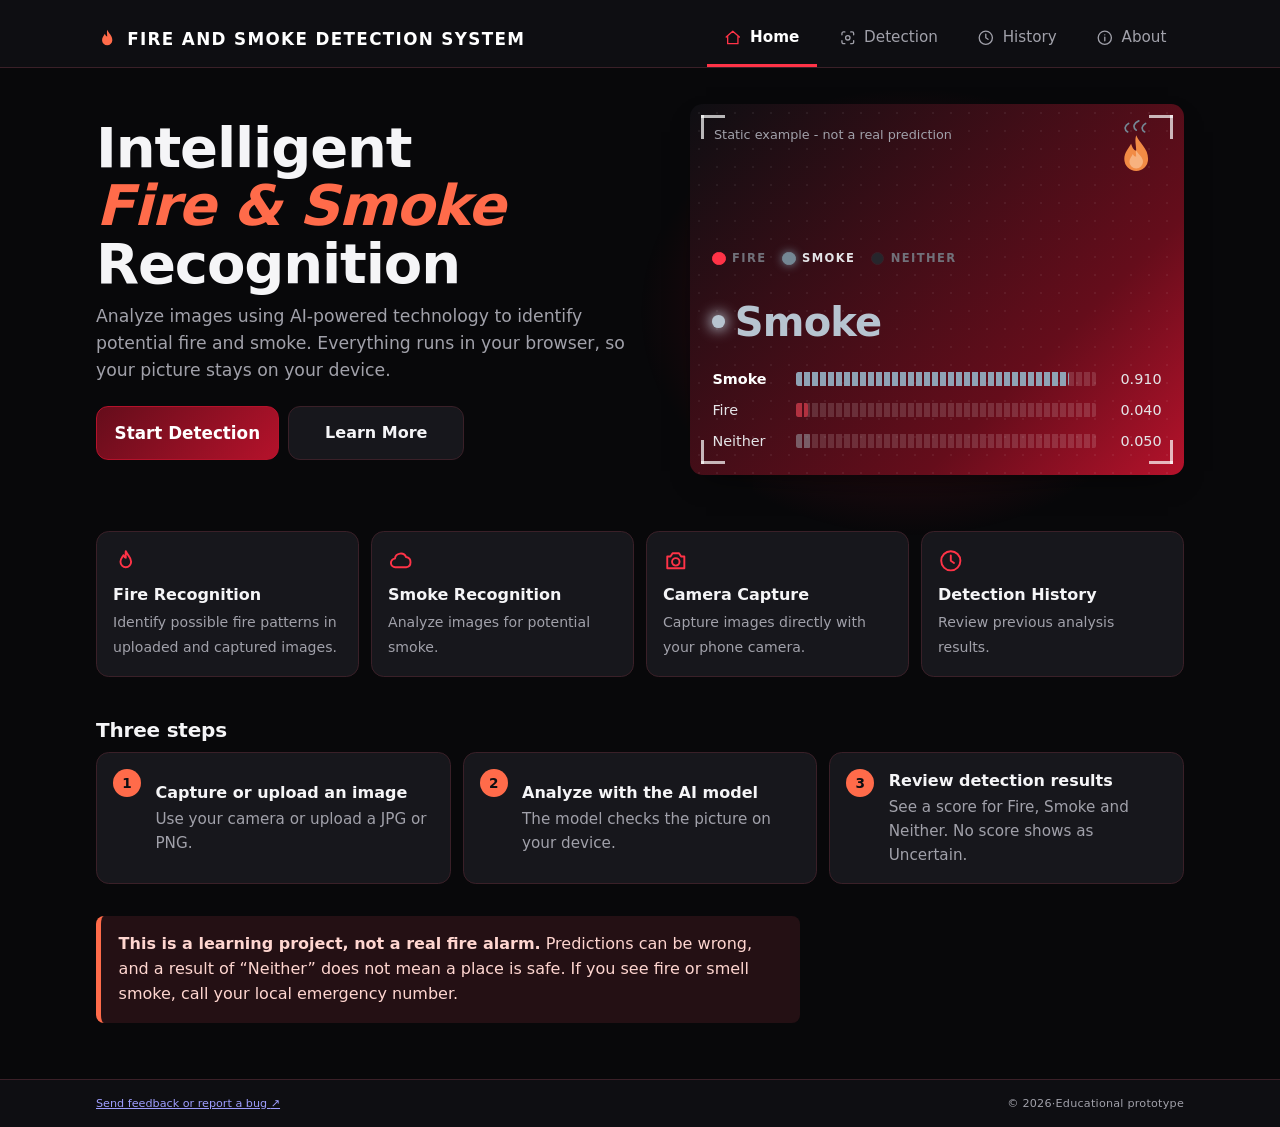
<file: fire/website/index.html>
<!DOCTYPE html>
<html lang="en">
<head>
<meta charset="utf-8">
<meta name="viewport" content="width=device-width, initial-scale=1, viewport-fit=cover">
<meta name="theme-color" content="#08080A">
<title>Home - Fire and Smoke Recognition</title>
<link rel="icon" href="data:image/svg+xml,%3Csvg xmlns=%27http://www.w3.org/2000/svg%27 viewBox=%270 0 24 24%27%3E%3Crect width=%2724%27 height=%2724%27 rx=%275%27 fill=%27%2308080A%27/%3E%3Cpath d=%27M12 3c1.4 3.6 5 5.4 5 10a5 5 0 0 1-10 0c0-2.8 1.6-4.2 2.7-6.2.7 1.8 1.5 2.5 2.3 2.5 0-2.2-.5-4 0-6.3z%27 fill=%27%23FF3347%27/%3E%3C/svg%3E">
<link rel="stylesheet" href="assets/css/style.css">
<link rel="stylesheet" href="assets/css/detection.css">
<link rel="stylesheet" href="assets/css/responsive.css">
</head>
<body>
<a class="skip" href="#main">Skip to content</a>
<header class="site-header"><p class="brand"><svg class="mark" viewBox="0 0 24 24" aria-hidden="true"><path d="M12 2c1.6 4 5.5 6 5.5 11a5.5 5.5 0 0 1-11 0c0-3 1.8-4.6 3-6.8.8 2 1.6 2.8 2.5 2.8 0-2.4-.6-4.4 0-7z" fill="currentColor"/></svg>FIRE AND SMOKE DETECTION SYSTEM</p>
<nav><a href="index.html" aria-current="page"><svg class="ico" viewBox="0 0 24 24" fill="none" stroke="currentColor" stroke-width="1.8" stroke-linecap="round" stroke-linejoin="round" aria-hidden="true"><path d="M3 11l9-8 9 8M5 10v10h14V10"/></svg>Home</a><a href="pages/detection.html"><svg class="ico" viewBox="0 0 24 24" fill="none" stroke="currentColor" stroke-width="1.8" stroke-linecap="round" stroke-linejoin="round" aria-hidden="true"><path d="M4 8V6a2 2 0 0 1 2-2h2M16 4h2a2 2 0 0 1 2 2v2M20 16v2a2 2 0 0 1-2 2h-2M8 20H6a2 2 0 0 1-2-2v-2"/><circle cx="12" cy="12" r="3"/></svg>Detection</a><a href="pages/history.html"><svg class="ico" viewBox="0 0 24 24" fill="none" stroke="currentColor" stroke-width="1.8" stroke-linecap="round" stroke-linejoin="round" aria-hidden="true"><circle cx="12" cy="12" r="9"/><path d="M12 7v5l3 2"/></svg>History</a><a href="pages/about.html"><svg class="ico" viewBox="0 0 24 24" fill="none" stroke="currentColor" stroke-width="1.8" stroke-linecap="round" stroke-linejoin="round" aria-hidden="true"><circle cx="12" cy="12" r="9"/><path d="M12 11v5M12 8h.01"/></svg>About</a></nav></header>
<main id="main">
<section class="hero">
  <div class="hero-copy">
    <h1>Intelligent <em>Fire &amp; Smoke</em> Recognition</h1>
    <p>Analyze images using AI-powered technology to identify potential fire and smoke. Everything runs in your browser, so your picture stays on your device.</p>
    <div class="hero-actions">
      <a class="btn primary" href="pages/detection.html">Start Detection</a>
      <a class="btn" href="pages/about.html">Learn More</a>
    </div>
  </div>
  <div class="demo" aria-hidden="true">
    <p class="demo-tag">Static example - not a real prediction</p><svg class="art" viewBox="0 0 64 64" aria-hidden="true"><path d="M22 14c-5-3-3-8 1-10M32 12c-5-4-2-9 3-11M42 14c-5-3-3-8 1-10" fill="none" stroke="#748794" stroke-width="2" stroke-linecap="round"/><path d="M32 18c4 10 14 15 14 28a14 14 0 0 1-28 0c0-8 5-12 8-18 2 6 4 8 6 8 0-6-2-12 0-18z" fill="#F18B45"/><path d="M32 36c3 5 8 8 8 13a8 8 0 0 1-16 0c0-4 3-6 4-9 1 2 2 3 4 3 0-3-1-5 0-7z" fill="#F7B27F"/></svg>
    <div class="leds"><span class="led fire" style="--c:#FF3347">Fire</span><span class="led on" style="--c:#748794">Smoke</span><span class="led" style="--c:#B9B3A6">Neither</span></div>
    <p class="demo-word">Smoke</p>
    <div class="bar is-top" data-class="smoke"><span class="bar-name">Smoke</span><span class="bar-track"><i style="--w:91%"></i></span><span class="bar-val">0.910</span></div>
    <div class="bar" data-class="fire"><span class="bar-name">Fire</span><span class="bar-track"><i style="--w:4%"></i></span><span class="bar-val">0.040</span></div>
    <div class="bar" data-class="neither"><span class="bar-name">Neither</span><span class="bar-track"><i style="--w:5%"></i></span><span class="bar-val">0.050</span></div>
  </div>
</section>
<section class="features" aria-label="Features">
  <div><svg class="ico" viewBox="0 0 24 24" fill="none" stroke="currentColor" stroke-width="1.8" stroke-linecap="round" stroke-linejoin="round" aria-hidden="true"><path d="M12 3c1.5 4 5 5.5 5 10a5 5 0 0 1-10 0c0-3 1.7-4.3 2.8-6.3.7 1.8 1.4 2.4 2.2 2.4 0-2.2-.4-4 0-6.1z"/></svg><strong>Fire Recognition</strong><span>Identify possible fire patterns in uploaded and captured images.</span></div>
  <div><svg class="ico" viewBox="0 0 24 24" fill="none" stroke="currentColor" stroke-width="1.8" stroke-linecap="round" stroke-linejoin="round" aria-hidden="true"><path d="M7 18a4 4 0 0 1-.5-8A5.5 5.5 0 0 1 17 8.5a4.8 4.8 0 0 1 0 9.5z"/></svg><strong>Smoke Recognition</strong><span>Analyze images for potential smoke.</span></div>
  <div><svg class="ico" viewBox="0 0 24 24" fill="none" stroke="currentColor" stroke-width="1.8" stroke-linecap="round" stroke-linejoin="round" aria-hidden="true"><path d="M4 8h3l2-3h6l2 3h3v11H4z"/><circle cx="12" cy="13" r="3.5"/></svg><strong>Camera Capture</strong><span>Capture images directly with your phone camera.</span></div>
  <div><svg class="ico" viewBox="0 0 24 24" fill="none" stroke="currentColor" stroke-width="1.8" stroke-linecap="round" stroke-linejoin="round" aria-hidden="true"><circle cx="12" cy="12" r="9"/><path d="M12 7v5l3 2"/></svg><strong>Detection History</strong><span>Review previous analysis results.</span></div>
</section>
<section class="how">
  <h2>Three steps</h2>
  <ol class="how-list">
    <li><strong>Capture or upload an image</strong><span>Use your camera or upload a JPG or PNG.</span></li>
    <li><strong>Analyze with the AI model</strong><span>The model checks the picture on your device.</span></li>
    <li><strong>Review detection results</strong><span>See a score for Fire, Smoke and Neither. No score shows as Uncertain.</span></li>
  </ol>
</section>
<p class="callout"><strong>This is a learning project, not a real fire alarm.</strong> Predictions can be wrong, and a result of &ldquo;Neither&rdquo; does not mean a place is safe. If you see fire or smell smoke, call your local emergency number.</p>
</main>
<footer class="site-footer">
  <div class="footer-inner">
    <div class="footer-main">
      <a class="footer-feedback" href="https://tally.so/r/VpzJzM" target="_blank" rel="noopener noreferrer">Send feedback or report a bug <span aria-hidden="true">&#8599;</span></a>
    </div>
    <p class="footer-copy">&copy; <span id="footer-year">2026</span><span class="footer-sep" aria-hidden="true">&middot;</span><span class="footer-tag">Educational prototype</span></p>
  </div>
</footer>
<script src="assets/js/footer.js"></script>
</body>
</html>
</file>
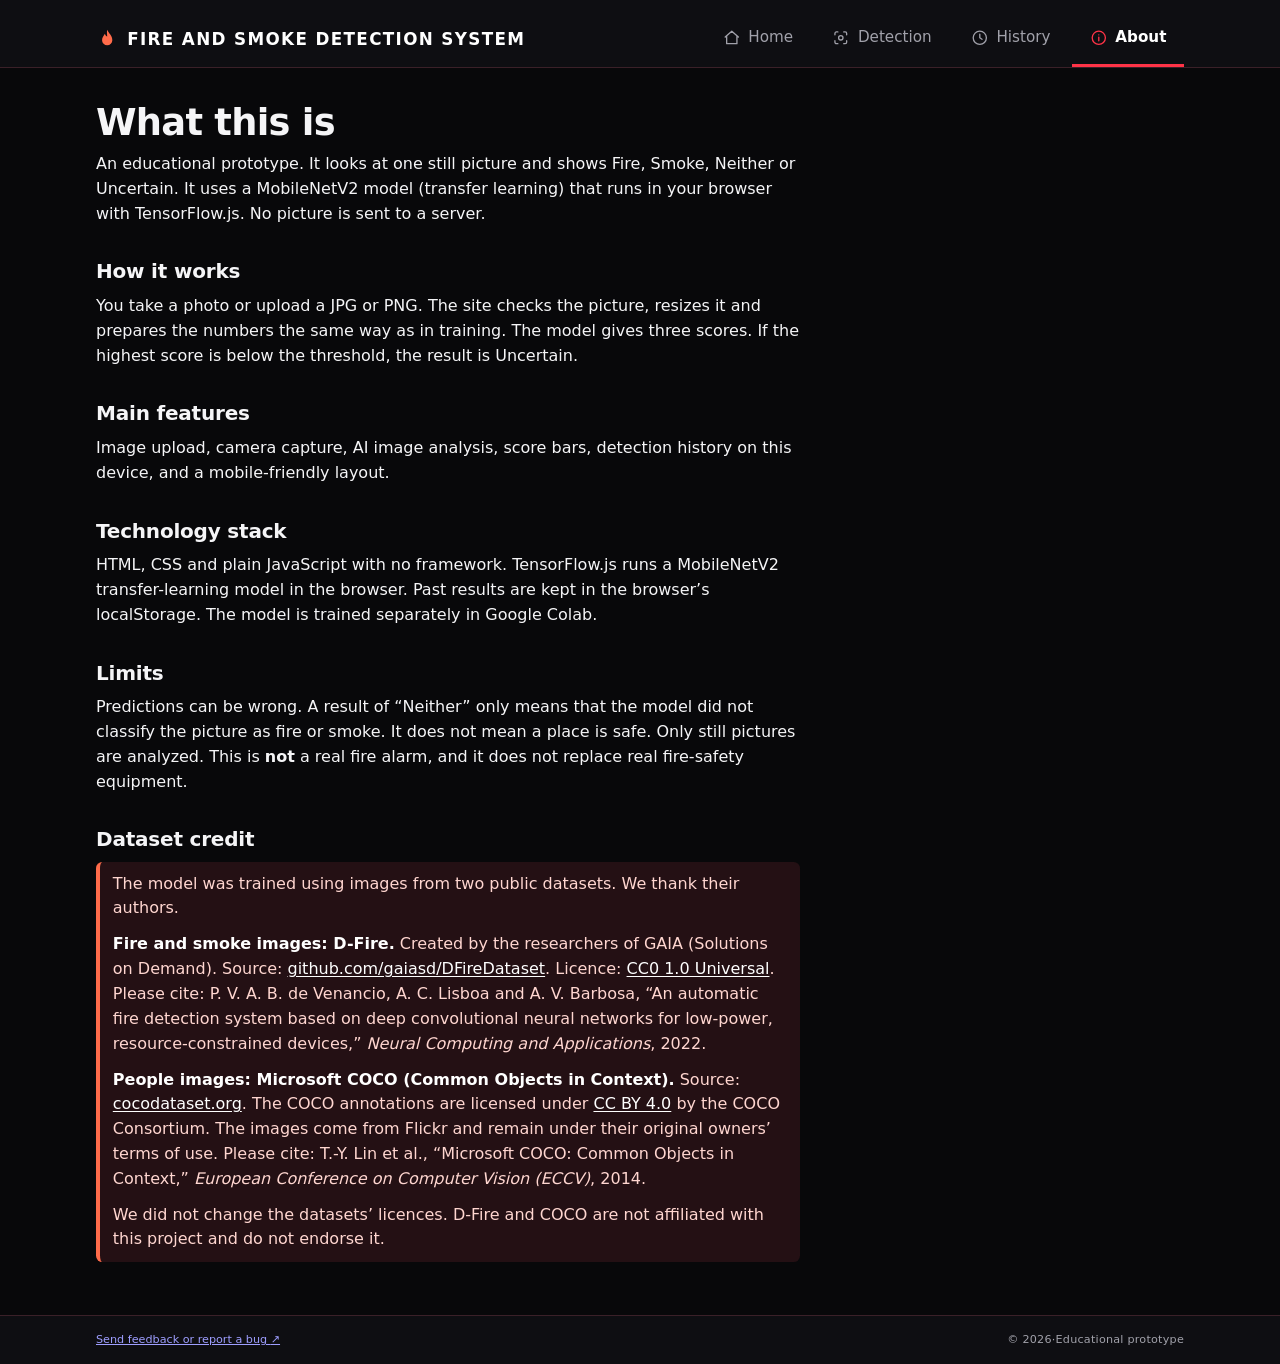
<file: fire/website/pages/about.html>
<!DOCTYPE html>
<html lang="en">
<head>
<meta charset="utf-8">
<meta name="viewport" content="width=device-width, initial-scale=1, viewport-fit=cover">
<meta name="theme-color" content="#08080A">
<title>About - Fire and Smoke Recognition</title>
<link rel="icon" href="data:image/svg+xml,%3Csvg xmlns=%27http://www.w3.org/2000/svg%27 viewBox=%270 0 24 24%27%3E%3Crect width=%2724%27 height=%2724%27 rx=%275%27 fill=%27%2308080A%27/%3E%3Cpath d=%27M12 3c1.4 3.6 5 5.4 5 10a5 5 0 0 1-10 0c0-2.8 1.6-4.2 2.7-6.2.7 1.8 1.5 2.5 2.3 2.5 0-2.2-.5-4 0-6.3z%27 fill=%27%23FF3347%27/%3E%3C/svg%3E">
<link rel="stylesheet" href="../assets/css/style.css">
<link rel="stylesheet" href="../assets/css/responsive.css">
<style>
.credit{padding:.6rem .8rem;border-left:4px solid #FF6B4A;background:#241014;color:#FFD6D0;border-radius:.4rem;margin:0 0 .85rem}
.credit p{margin:0 0 .7rem}.credit p:last-child{margin-bottom:0}
.credit a{color:#fff;text-decoration:underline;text-underline-offset:2px}.credit strong{color:#fff}
</style>
</head>
<body>
<a class="skip" href="#main">Skip to content</a>
<header class="site-header"><p class="brand"><svg class="mark" viewBox="0 0 24 24" aria-hidden="true"><path d="M12 2c1.6 4 5.5 6 5.5 11a5.5 5.5 0 0 1-11 0c0-3 1.8-4.6 3-6.8.8 2 1.6 2.8 2.5 2.8 0-2.4-.6-4.4 0-7z" fill="currentColor"/></svg>FIRE AND SMOKE DETECTION SYSTEM</p>
<nav><a href="../index.html"><svg class="ico" viewBox="0 0 24 24" fill="none" stroke="currentColor" stroke-width="1.8" stroke-linecap="round" stroke-linejoin="round" aria-hidden="true"><path d="M3 11l9-8 9 8M5 10v10h14V10"/></svg>Home</a><a href="../pages/detection.html"><svg class="ico" viewBox="0 0 24 24" fill="none" stroke="currentColor" stroke-width="1.8" stroke-linecap="round" stroke-linejoin="round" aria-hidden="true"><path d="M4 8V6a2 2 0 0 1 2-2h2M16 4h2a2 2 0 0 1 2 2v2M20 16v2a2 2 0 0 1-2 2h-2M8 20H6a2 2 0 0 1-2-2v-2"/><circle cx="12" cy="12" r="3"/></svg>Detection</a><a href="../pages/history.html"><svg class="ico" viewBox="0 0 24 24" fill="none" stroke="currentColor" stroke-width="1.8" stroke-linecap="round" stroke-linejoin="round" aria-hidden="true"><circle cx="12" cy="12" r="9"/><path d="M12 7v5l3 2"/></svg>History</a><a href="../pages/about.html" aria-current="page"><svg class="ico" viewBox="0 0 24 24" fill="none" stroke="currentColor" stroke-width="1.8" stroke-linecap="round" stroke-linejoin="round" aria-hidden="true"><circle cx="12" cy="12" r="9"/><path d="M12 11v5M12 8h.01"/></svg>About</a></nav></header>
<main id="main">
<section class="prose">
  <h1 class="page-title">What this is</h1>
  <p>An educational prototype. It looks at one still picture and shows Fire, Smoke, Neither or Uncertain. It uses a MobileNetV2 model (transfer learning) that runs in your browser with TensorFlow.js. No picture is sent to a server.</p>
  <h2>How it works</h2>
  <p>You take a photo or upload a JPG or PNG. The site checks the picture, resizes it and prepares the numbers the same way as in training. The model gives three scores. If the highest score is below the threshold, the result is Uncertain.</p>
  <h2>Main features</h2>
  <p>Image upload, camera capture, AI image analysis, score bars, detection history on this device, and a mobile-friendly layout.</p>
  <h2>Technology stack</h2>
  <p>HTML, CSS and plain JavaScript with no framework. TensorFlow.js runs a MobileNetV2 transfer-learning model in the browser. Past results are kept in the browser&rsquo;s localStorage. The model is trained separately in Google Colab.</p>
  <h2>Limits</h2>
  <p>Predictions can be wrong. A result of &ldquo;Neither&rdquo; only means that the model did not classify the picture as fire or smoke. It does not mean a place is safe. Only still pictures are analyzed. This is <strong>not</strong> a real fire alarm, and it does not replace real fire-safety equipment.</p>
  <h2>Dataset credit</h2>
  <div class="credit">
  <p>The model was trained using images from two public datasets. We thank their authors.</p>
  <p><strong>Fire and smoke images: D-Fire.</strong> Created by the researchers of GAIA (Solutions on Demand). Source: <a href="https://github.com/gaiasd/DFireDataset" target="_blank" rel="noopener noreferrer">github.com/gaiasd/DFireDataset</a>. Licence: <a href="https://creativecommons.org/publicdomain/zero/1.0/" target="_blank" rel="noopener noreferrer">CC0 1.0 Universal</a>. Please cite: P. V. A. B. de Venancio, A. C. Lisboa and A. V. Barbosa, &ldquo;An automatic fire detection system based on deep convolutional neural networks for low-power, resource-constrained devices,&rdquo; <em>Neural Computing and Applications</em>, 2022.</p>
  <p><strong>People images: Microsoft COCO (Common Objects in Context).</strong> Source: <a href="https://cocodataset.org" target="_blank" rel="noopener noreferrer">cocodataset.org</a>. The COCO annotations are licensed under <a href="https://creativecommons.org/licenses/by/4.0/" target="_blank" rel="noopener noreferrer">CC BY 4.0</a> by the COCO Consortium. The images come from Flickr and remain under their original owners&rsquo; terms of use. Please cite: T.-Y. Lin et al., &ldquo;Microsoft COCO: Common Objects in Context,&rdquo; <em>European Conference on Computer Vision (ECCV)</em>, 2014.</p>
  <p>We did not change the datasets&rsquo; licences. D-Fire and COCO are not affiliated with this project and do not endorse it.</p>
  </div>
</section>
</main>
<footer class="site-footer">
  <div class="footer-inner">
    <div class="footer-main">
      <a class="footer-feedback" href="https://tally.so/r/VpzJzM" target="_blank" rel="noopener noreferrer">Send feedback or report a bug <span aria-hidden="true">&#8599;</span></a>
    </div>
    <p class="footer-copy">&copy; <span id="footer-year">2026</span><span class="footer-sep" aria-hidden="true">&middot;</span><span class="footer-tag">Educational prototype</span></p>
  </div>
</footer>
<script src="../assets/js/footer.js"></script>
</body>
</html>
</file>
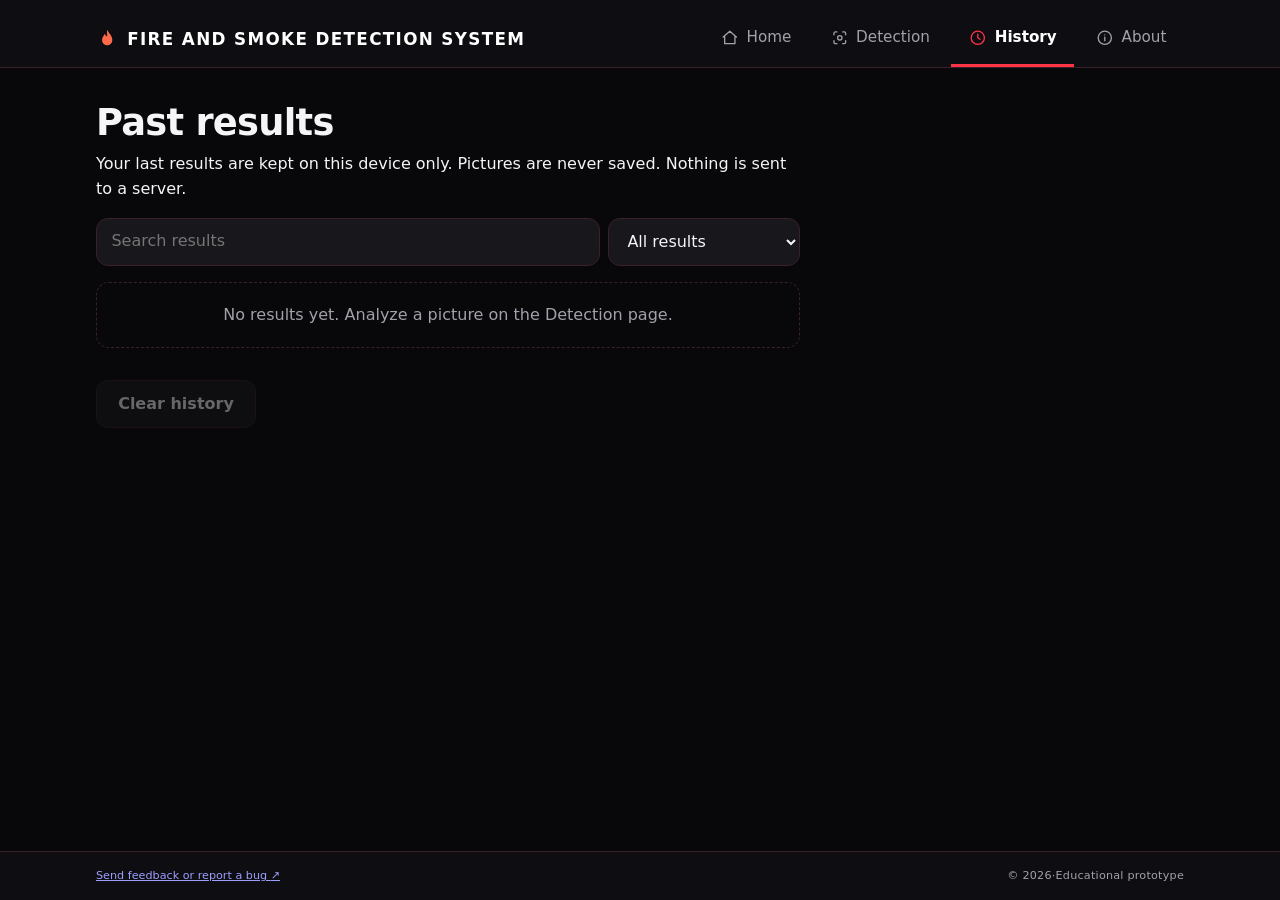
<file: fire/website/pages/history.html>
<!DOCTYPE html>
<html lang="en">
<head>
<meta charset="utf-8">
<meta name="viewport" content="width=device-width, initial-scale=1, viewport-fit=cover">
<meta name="theme-color" content="#08080A">
<title>History - Fire and Smoke Recognition</title>
<link rel="icon" href="data:image/svg+xml,%3Csvg xmlns=%27http://www.w3.org/2000/svg%27 viewBox=%270 0 24 24%27%3E%3Crect width=%2724%27 height=%2724%27 rx=%275%27 fill=%27%2308080A%27/%3E%3Cpath d=%27M12 3c1.4 3.6 5 5.4 5 10a5 5 0 0 1-10 0c0-2.8 1.6-4.2 2.7-6.2.7 1.8 1.5 2.5 2.3 2.5 0-2.2-.5-4 0-6.3z%27 fill=%27%23FF3347%27/%3E%3C/svg%3E">
<link rel="stylesheet" href="../assets/css/style.css">
<link rel="stylesheet" href="../assets/css/responsive.css">
</head>
<body>
<a class="skip" href="#main">Skip to content</a>
<header class="site-header"><p class="brand"><svg class="mark" viewBox="0 0 24 24" aria-hidden="true"><path d="M12 2c1.6 4 5.5 6 5.5 11a5.5 5.5 0 0 1-11 0c0-3 1.8-4.6 3-6.8.8 2 1.6 2.8 2.5 2.8 0-2.4-.6-4.4 0-7z" fill="currentColor"/></svg>FIRE AND SMOKE DETECTION SYSTEM</p>
<nav><a href="../index.html"><svg class="ico" viewBox="0 0 24 24" fill="none" stroke="currentColor" stroke-width="1.8" stroke-linecap="round" stroke-linejoin="round" aria-hidden="true"><path d="M3 11l9-8 9 8M5 10v10h14V10"/></svg>Home</a><a href="../pages/detection.html"><svg class="ico" viewBox="0 0 24 24" fill="none" stroke="currentColor" stroke-width="1.8" stroke-linecap="round" stroke-linejoin="round" aria-hidden="true"><path d="M4 8V6a2 2 0 0 1 2-2h2M16 4h2a2 2 0 0 1 2 2v2M20 16v2a2 2 0 0 1-2 2h-2M8 20H6a2 2 0 0 1-2-2v-2"/><circle cx="12" cy="12" r="3"/></svg>Detection</a><a href="../pages/history.html" aria-current="page"><svg class="ico" viewBox="0 0 24 24" fill="none" stroke="currentColor" stroke-width="1.8" stroke-linecap="round" stroke-linejoin="round" aria-hidden="true"><circle cx="12" cy="12" r="9"/><path d="M12 7v5l3 2"/></svg>History</a><a href="../pages/about.html"><svg class="ico" viewBox="0 0 24 24" fill="none" stroke="currentColor" stroke-width="1.8" stroke-linecap="round" stroke-linejoin="round" aria-hidden="true"><circle cx="12" cy="12" r="9"/><path d="M12 11v5M12 8h.01"/></svg>About</a></nav></header>
<main id="main">
<section class="prose">
  <h1 class="page-title">Past results</h1>
  <p>Your last results are kept on this device only. Pictures are never saved. Nothing is sent to a server.</p>
  <div class="hist-tools"><input id="history-search" type="search" placeholder="Search results" aria-label="Search history"><select id="history-filter" aria-label="Filter by result"><option value="all">All results</option><option value="fire">Fire</option><option value="smoke">Smoke</option><option value="neither">Neither</option><option value="uncertain">Uncertain</option></select></div>
  <p id="history-empty" class="history-empty">No results yet. Analyze a picture on the Detection page.</p>
  <ul id="history-list" class="history-list"></ul>
  <button id="btn-clear-history" type="button" disabled>Clear history</button>
</section>
</main>
<footer class="site-footer">
  <div class="footer-inner">
    <div class="footer-main">
      <a class="footer-feedback" href="https://tally.so/r/VpzJzM" target="_blank" rel="noopener noreferrer">Send feedback or report a bug <span aria-hidden="true">&#8599;</span></a>
    </div>
    <p class="footer-copy">&copy; <span id="footer-year">2026</span><span class="footer-sep" aria-hidden="true">&middot;</span><span class="footer-tag">Educational prototype</span></p>
  </div>
</footer>
<script src="../assets/js/footer.js"></script>
<script src="../assets/js/history.js"></script>
</body>
</html>
</file>
<file: fire/website/assets/css/style.css>
/* style.css - tokens, base, header, buttons, landing page, text pages, history. */
:root{
  color-scheme:dark;
  --paper:#08080A;--card:#17171C;--card2:#242026;--ink:#F5F5F7;--muted:#A1A1AA;--line:#3A2028;
  --night:#0E0E12;--stage:#050507;--amber:#FF6B4A;
  --primary:#B5122B;--primary-dark:#650D1B;--link:#F5F5F7;--ember:#FF6B4A;--ember-text:#FF6B4A;
  --fire:#FF3347;--smoke:#8FA3B5;--neither:#8A8A93;--unsure:#A8A8B0;--ok:#2f9e5b;
  --warn-bg:#241014;--warn-ink:#FFD6D0;--warn-line:#650D1B;
  --serif:Inter,Manrope,"Segoe UI",system-ui,sans-serif;
  --radius:.8rem;--wrap:68rem;--gutter:max(1rem,calc((100% - var(--wrap)) / 2));
  --shadow:0 12px 30px -16px rgba(0,0,0,.8);
}
*{box-sizing:border-box}
html{-webkit-text-size-adjust:100%;scroll-padding-top:5rem}
body{margin:0;min-height:100dvh;display:flex;flex-direction:column;font:16px/1.55 Inter,Manrope,"Avenir Next","Segoe UI Variable","Segoe UI",system-ui,-apple-system,Roboto,sans-serif;background:var(--paper);color:var(--ink);-webkit-tap-highlight-color:transparent}
[hidden]{display:none!important}
:focus-visible{outline:3px solid #7fb3e6;outline-offset:2px}

/* Type */
h1{margin:0 0 .6rem;font-family:var(--serif);font-size:clamp(2.1rem,7vw,3.5rem);line-height:1.04;font-weight:700;letter-spacing:-.02em;text-wrap:balance}
h2{margin:0 0 .6rem;font-family:var(--serif);font-size:1.25rem;line-height:1.3;font-weight:700;letter-spacing:-.01em}
.page-title{font-size:clamp(1.7rem,5vw,2.3rem)}
.lede{margin:0 0 1.5rem;max-width:38rem;color:var(--muted);font-size:1.05rem}

/* Header */
.site-header{position:sticky;top:0;z-index:20;display:flex;flex-wrap:wrap;align-items:center;justify-content:space-between;gap:0 1.5rem;padding:calc(.7rem + env(safe-area-inset-top)) var(--gutter) 0;background:var(--night);color:#fff}
.brand{display:flex;align-items:center;gap:.55rem;margin:0 0 .5rem;font-size:1.05rem;font-weight:700;letter-spacing:-.005em}
.mark{width:1.4rem;height:1.4rem;color:var(--amber);flex:none}
nav{flex:1 1 100%;display:flex;gap:.25rem}
nav a{flex:1;display:flex;align-items:center;justify-content:center;min-height:2.75rem;color:#A1A1AA;text-decoration:none;font-size:.95rem;border-bottom:3px solid transparent;transition:color .15s}
nav a:hover{color:#fff}
nav a[aria-current="page"]{color:#fff;font-weight:600;border-bottom-color:var(--amber)}

main{flex:1;width:100%;padding:1.5rem var(--gutter) 2.5rem}

/* Buttons (real buttons and link buttons) */
button,.btn{display:inline-flex;align-items:center;justify-content:center;gap:.5rem;width:100%;min-height:3rem;padding:.5rem 1.1rem;font:inherit;font-weight:600;color:var(--link);text-decoration:none;background:var(--card);border:1.5px solid var(--line);border-radius:.75rem;cursor:pointer;touch-action:manipulation;transition:background .15s,border-color .15s,transform .1s}
button:hover:not(:disabled),.btn:hover{border-color:var(--link);background:color-mix(in srgb,var(--link) 8%,var(--card))}
button.primary,.btn.primary{min-height:3.4rem;font-size:1.05rem;color:#fff;background:var(--primary);border-color:var(--primary)}
button.primary:hover:not(:disabled),.btn.primary:hover{background:var(--primary-dark);border-color:var(--primary-dark)}
button:active:not(:disabled),.btn:active{transform:scale(.98)}
button:disabled{opacity:.4;cursor:not-allowed}

/* Landing page */
.hero{display:grid;gap:1.75rem;align-items:center;margin:0 0 2.5rem}
.hero h1 em{color:var(--ember-text)}
.art{position:absolute;top:1rem;right:1.3rem;width:3.4rem;height:3.4rem}
.hero-copy p{max-width:34rem;margin:0 0 1.4rem;color:var(--muted);font-size:1.08rem}
.hero-actions{display:grid;gap:.6rem}
.demo{position:relative;display:grid;align-content:end;gap:.55rem;aspect-ratio:4/3;padding:1.4rem;border-radius:var(--radius);color:#F5F5F7;background:radial-gradient(rgba(255,255,255,.07) 1px,transparent 1.5px) 0 0/18px 18px,var(--stage);box-shadow:var(--shadow)}
.demo-tag{position:absolute;top:1.3rem;left:1.5rem;margin:0;font-size:.8rem;color:#A1A1AA}
.demo-word{display:flex;align-items:center;gap:.6rem;margin:0 0 .4rem;font-family:var(--serif);font-size:clamp(1.8rem,7vw,2.5rem);font-weight:800;letter-spacing:-.02em;color:#B7C4D0}
.demo-word::before{content:"";width:.8rem;height:.8rem;border-radius:50%;background:currentColor;box-shadow:0 0 14px 2px currentColor}
.how{margin:0 0 2rem}
.how-list{list-style:none;margin:0;padding:0;display:grid;gap:.75rem;counter-reset:s}
.how-list li{display:grid;grid-template-columns:auto 1fr;gap:.15rem .9rem;padding:1rem;background:var(--card);border:1px solid var(--line);border-radius:var(--radius)}
.how-list li::before{counter-increment:s;content:counter(s);grid-row:span 2;display:grid;place-items:center;width:1.75rem;height:1.75rem;border-radius:50%;background:var(--ember);color:var(--night);font-size:.85rem;font-weight:700}
.how-list strong{align-self:end}
.how-list span{color:var(--muted);font-size:.95rem}
.callout{max-width:44rem;padding:1rem 1.1rem;border-left:5px solid var(--amber);border-radius:.5rem;background:var(--warn-bg);color:var(--warn-ink)}
.callout p{margin:0}

/* Text pages */
.prose{max-width:44rem}
.prose h2{margin-top:2rem}.prose h2:first-child,.prose .page-title+h2{margin-top:0}
.prose p{margin:0 0 .85rem}
.todo{padding:.6rem .8rem;border-left:4px solid var(--amber);background:var(--warn-bg);color:var(--warn-ink);border-radius:.4rem}
.credit{padding:.6rem .8rem;border-left:4px solid var(--amber);background:var(--warn-bg);color:var(--warn-ink);border-radius:.4rem;margin:0 0 .85rem}
.credit p{margin:0 0 .7rem}
.credit p:last-child{margin-bottom:0}
.credit a{color:#fff;text-decoration:underline;text-underline-offset:2px}
.credit strong{color:#fff}

/* Footer notice */

/* History */
.history-list{list-style:none;margin:1rem 0;padding:0;display:grid;gap:.6rem}
.history-item{display:grid;grid-template-columns:1fr auto;align-items:baseline;gap:.1rem .75rem;padding:.75rem 1rem;background:var(--card);border:1px solid var(--line);border-left:6px solid var(--neither);border-radius:.6rem}
.history-item strong{font-size:1.1rem}
.history-item.is-fire{border-left-color:var(--fire)}.history-item.is-smoke{border-left-color:var(--smoke)}.history-item.is-uncertain{border-left-color:var(--unsure)}
.history-item span{text-align:right;color:var(--muted);font-size:.9rem;font-variant-numeric:tabular-nums}
.history-item time{grid-column:1/-1;color:var(--muted);font-size:.8rem}
.history-empty{padding:1.25rem;border:1.5px dashed var(--line);border-radius:var(--radius);color:var(--muted);text-align:center}
#btn-clear-history{width:auto;min-width:10rem}

/* Polish: skip link, page fade-in, hero glow, key points, tips */
.skip{position:absolute;left:-999px;top:0;z-index:50;padding:.6rem 1rem;background:var(--amber);color:var(--night);font-weight:700;border-radius:0 0 .5rem 0}
.skip:focus{left:0}
main{animation:fade .4s ease both}
@keyframes fade{from{opacity:0;transform:translateY(6px)}}
@media (prefers-reduced-motion:reduce){main{animation:none}}
.hero{position:relative}
.hero::before{content:"";position:absolute;z-index:-1;top:-1rem;right:0;width:34rem;max-width:100%;height:28rem;background:radial-gradient(closest-side,rgba(181,18,43,.38),transparent);pointer-events:none}
.facts{display:grid;gap:.9rem;margin:0 0 2.5rem}
.facts div{display:grid;gap:.1rem;padding:.2rem 0 .2rem 1rem;border-left:3px solid var(--amber)}
.facts strong{font-family:var(--serif);font-size:1.15rem}
.facts span{color:var(--muted);font-size:.92rem}
.tips{margin:.9rem 0 0;padding:.8rem 1rem .8rem 2.2rem;border-radius:.5rem;background:color-mix(in srgb,var(--amber) 12%,var(--card));color:var(--muted);font-size:.88rem}
.tips li+li{margin-top:.2rem}
.btn.primary:hover,button.primary:hover:not(:disabled){box-shadow:0 8px 18px -8px rgba(20,28,37,.55)}

/* Phone: app-style bottom tab bar and compact header */
body{padding-bottom:calc(3.5rem + env(safe-area-inset-bottom))}
.site-header{padding-bottom:.7rem}
.brand{margin:0}
nav{position:fixed;left:0;right:0;bottom:0;z-index:30;flex:none;padding-bottom:env(safe-area-inset-bottom);background:var(--night);border-top:1px solid rgba(255,255,255,.12)}
nav a{min-height:3.5rem;border-bottom:0;border-top:3px solid transparent;font-size:.8rem}
nav a[aria-current="page"]{border-top-color:var(--amber)}

/* Black and red components */
.site-header{background:var(--night);border-bottom:1px solid var(--line)}
.brand{font-weight:800;letter-spacing:.08em}
.demo{background:radial-gradient(rgba(255,255,255,.06) 1px,transparent 1.5px) 0 0/18px 18px,linear-gradient(135deg,#0E0E12 0%,#650D1B 70%,#B5122B 100%)}
button.primary,.btn.primary{background:linear-gradient(135deg,var(--primary-dark),var(--primary));border-color:var(--primary)}
button.primary:hover:not(:disabled),.btn.primary:hover{background:linear-gradient(135deg,var(--primary),#D41A36);border-color:var(--fire)}
nav{background:rgba(14,14,18,.96);border-top-color:var(--line)}
nav a{flex-direction:column;gap:.2rem;font-size:.72rem}
nav .ico{width:1.35rem;height:1.35rem}
nav a[aria-current="page"]{border-top-color:var(--fire)}
nav a[aria-current="page"] .ico{color:var(--fire)}
.features{display:grid;gap:.75rem;grid-template-columns:repeat(auto-fit,minmax(9.5rem,1fr));margin:0 0 2.5rem}
.features div{padding:1rem;background:var(--card);border:1px solid var(--line);border-radius:var(--radius)}
.features svg{display:block;width:1.6rem;height:1.6rem;margin-bottom:.6rem;color:var(--fire)}
.features strong{display:block;margin-bottom:.15rem}
.features span{color:var(--muted);font-size:.88rem}
.hist-tools{display:grid;gap:.5rem;margin:1rem 0}
input,select{min-height:3rem;padding:.5rem .9rem;font:inherit;color:var(--ink);background:var(--card);border:1.5px solid var(--line);border-radius:.75rem}
input:focus,select:focus{outline:none;border-color:var(--fire);box-shadow:0 0 0 3px rgba(255,51,71,.25)}
.leds{flex-wrap:wrap}

/* Site footer: one balanced row - tracked wordmark on the left, copyright on the right */
.site-footer{margin-top:auto;border-top:1px solid var(--line);background:var(--night);color:var(--muted)}
.footer-inner{display:flex;flex-wrap:wrap;align-items:center;justify-content:space-between;gap:.15rem 1rem;padding:.85rem var(--gutter);font-size:.7rem;line-height:1.4}
.footer-inner p{margin:0}
.footer-name{font-weight:600;letter-spacing:.09em;text-transform:uppercase;color:var(--ink)}
.footer-copy{letter-spacing:.02em}
.footer-rights{display:none}
@media (min-width:40rem){.footer-rights{display:inline}.footer-inner{padding-block:1rem}}

/* History: saved feedback on Uncertain items */
.history-comment{grid-column:1/-1;margin:.4rem 0 0;white-space:pre-wrap;overflow-wrap:anywhere;color:var(--ink);font-size:.9rem}
</file>
<file: fire/website/assets/css/detection.css>
/* detection.css - the detector: status pill, viewfinder, controls, result panel. */
.model-status{display:inline-flex;align-items:center;gap:.5rem;margin:0 0 1.25rem;padding:.3rem .8rem;font-size:.85rem;color:var(--muted);background:var(--card);border:1px solid var(--line);border-radius:99px}
.model-status::before{content:"";width:.55rem;height:.55rem;border-radius:50%;background:#9aa7b3;flex:none}
.model-status[data-tone="ok"]{color:var(--ink)}.model-status[data-tone="ok"]::before{background:var(--ok)}
.model-status[data-tone="bad"]{color:var(--fire)}.model-status[data-tone="bad"]::before{background:var(--fire)}

.model-bar{display:flex;flex-wrap:wrap;align-items:center;gap:.6rem;margin:0 0 1.25rem}
.model-bar .model-status{margin:0}
.retry{width:auto;min-height:2.2rem;padding:.2rem .95rem;font-size:.85rem;border-radius:.4rem}
.detector{display:grid;gap:1.25rem}
.step{margin:0}
.step h2{display:flex;align-items:center;gap:.6rem}
.n{display:inline-grid;place-items:center;width:1.6rem;height:1.6rem;border-radius:50%;background:var(--ember);color:var(--night);font-size:.82rem;font-weight:700;flex:none}
.capture{padding:1rem;background:var(--card);border:1px solid var(--line);border-radius:var(--radius);box-shadow:var(--shadow)}

/* Viewfinder */
.stage{position:relative;aspect-ratio:4/3;margin:0 0 .85rem;overflow:hidden;border-radius:.8rem;background:radial-gradient(rgba(255,255,255,.07) 1px,transparent 1.5px) 0 0/18px 18px,var(--stage)}
.stage::before,.demo::before{content:"";position:absolute;inset:.7rem;z-index:2;pointer-events:none;--c:rgba(255,255,255,.7);--t:3px;--l:1.5rem;
 background:linear-gradient(var(--c),var(--c)) top left/var(--l) var(--t),linear-gradient(var(--c),var(--c)) top left/var(--t) var(--l),
  linear-gradient(var(--c),var(--c)) top right/var(--l) var(--t),linear-gradient(var(--c),var(--c)) top right/var(--t) var(--l),
  linear-gradient(var(--c),var(--c)) bottom left/var(--l) var(--t),linear-gradient(var(--c),var(--c)) bottom left/var(--t) var(--l),
  linear-gradient(var(--c),var(--c)) bottom right/var(--l) var(--t),linear-gradient(var(--c),var(--c)) bottom right/var(--t) var(--l);
 background-repeat:no-repeat}
body[data-state="loading"] .stage::before{--c:var(--amber)}
.camera-box,.preview-area{position:absolute;inset:0;display:flex;align-items:center;justify-content:center}
.stage p{margin:0;padding:1.5rem;text-align:center;color:#A1A1AA;max-width:20rem}
.camera-box video,.preview-area img{width:100%;height:100%;object-fit:contain}
.stage:has(#camera-view:not([hidden])) #preview-area{display:none}
.stage:not(:has(#camera-view:not([hidden]))) #camera-box{display:none}
body[data-state="loading"] .stage::after{content:"";position:absolute;left:0;right:0;top:50%;z-index:3;height:3px;background:var(--amber);box-shadow:0 0 16px var(--amber);animation:scan 1.3s ease-in-out infinite alternate}
@keyframes scan{from{top:8%}to{top:92%}}
@media (prefers-reduced-motion:reduce){body[data-state="loading"] .stage::after{animation:none}}
.buttons{display:grid;grid-template-columns:1fr 1fr;gap:.5rem}
.buttons #btn-upload{grid-column:1/-1}

/* Result panel: a dark "annunciator" with one lamp that takes the result colour */
.reading{--lamp:#71717A;padding:1.25rem;border:1px solid var(--line);border-radius:var(--radius);background:linear-gradient(145deg,var(--night),var(--card));color:#F5F5F7;box-shadow:var(--shadow)}
.reading:has(.is-fire){--lamp:#FF3347}.reading:has(.is-smoke){--lamp:#8FA3B5}.reading:has(.is-neither){--lamp:#8A8A93}.reading:has(.is-uncertain){--lamp:#A8A8B0}
.reading .n{background:var(--amber);color:var(--night)}
.loading{margin:0 0 .4rem;color:#D4D4D8;font-style:italic}
.result-word{font-family:var(--serif);display:flex;align-items:center;gap:.7rem;margin:0;font-size:clamp(2rem,9vw,2.8rem);font-weight:700;line-height:1.1;letter-spacing:-.01em;color:#71717A}
.result-word::before{content:"";width:.85rem;height:.85rem;border-radius:50%;flex:none;border:2px solid currentColor}
.result-word[class*="is-"]{color:color-mix(in srgb,var(--lamp) 65%,#fff)}
.result-word[class*="is-"]::before{background:var(--lamp);border-color:var(--lamp);box-shadow:0 0 16px 3px var(--lamp)}
.result-score{margin:.5rem 0 0;white-space:pre-line;font-size:.85rem;color:#A1A1AA;font-variant-numeric:tabular-nums}
.banner{margin:1rem 0 0;padding:.8rem 1rem;border-left:4px solid var(--lamp);border-radius:.5rem;background:color-mix(in srgb,var(--lamp) 16%,transparent);color:#f1f5f8;font-weight:500}
.score-bars{display:grid;gap:.7rem;margin-top:1.25rem}
.bar{display:grid;grid-template-columns:4.5rem 1fr 3.4rem;align-items:center;gap:.7rem;font-size:.9rem;color:#E4E4E7}
.bar-track{position:relative;height:.8rem;border-radius:99px;background:rgba(255,255,255,.12)}
.bar-track i{position:absolute;inset:0 auto 0 0;width:var(--w);border-radius:inherit;opacity:.5;background:#8A8A93}
.bar[data-class="fire"] i{background:#FF3347}.bar[data-class="smoke"] i{background:#8FA3B5}
.bar.is-top i{opacity:1}.bar.is-top .bar-name{font-weight:700;color:#fff}
.bar-track::after{content:"";position:absolute;top:-.3rem;bottom:-.3rem;left:var(--thr);width:2px;background:#fff}
.bar-val{text-align:right;font-variant-numeric:tabular-nums}
.bar-note{margin:.2rem 0 0;font-size:.8rem;color:#A1A1AA}
.success-box{margin:0 0 1rem;padding:.8rem 1rem;border-left:4px solid var(--ok);border-radius:.5rem;background:rgba(47,158,91,.22);color:#DDF5E7;font-weight:500}
.reading{scroll-margin-top:5.5rem;scroll-margin-bottom:5rem}
.error-box{margin:1rem 0 0;padding:.8rem 1rem;border-left:4px solid #FF3347;border-radius:.5rem;background:rgba(255,51,71,.25);color:#FFE0E3;font-weight:500}

/* Demo bars on the landing page reuse .bar */
.demo .bar{color:#E4E4E7}.demo .bar-track::after{display:none}

/* Console look: status strip, segmented meters, alarm states */
.model-status{padding:.35rem .85rem;border-radius:.4rem;background:var(--night);border-color:var(--night);color:#E4E4E7;font-size:.8rem;letter-spacing:.02em}
.model-status::before{box-shadow:0 0 8px 1px var(--led,transparent)}
.model-status[data-tone="ok"]{--led:#2f9e5b;color:#E4E4E7}
.model-status[data-tone="bad"]{--led:#FF3347;color:#FF8A94}
.bar-track{height:.85rem;border-radius:2px;background:repeating-linear-gradient(90deg,rgba(255,255,255,.14) 0 6px,transparent 6px 8px)}
.bar-track i{border-radius:2px;-webkit-mask:repeating-linear-gradient(90deg,#000 0 6px,transparent 6px 8px);mask:repeating-linear-gradient(90deg,#000 0 6px,transparent 6px 8px)}
.reading::before{content:"STANDBY";display:block;width:max-content;margin:0 0 .9rem;padding:.15rem .6rem;border:1px solid #71717A;border-radius:.3rem;font-size:.7rem;font-weight:700;letter-spacing:.14em;color:#71717A}
.reading:has(.is-fire)::before{content:"FIRE ALARM";color:#fff;background:var(--lamp);border-color:var(--lamp)}
.reading:has(.is-smoke)::before{content:"SMOKE ALERT";color:var(--night);background:var(--lamp);border-color:var(--lamp)}
.reading:has(.is-neither)::before{content:"NONE DETECTED";color:#8A8A93;border-color:#8A8A93}
.reading:has(.is-uncertain)::before{content:"CHECK MANUALLY";color:var(--night);background:var(--lamp);border-color:var(--lamp)}
.reading:has(.is-fire){border-color:#FF3347;background:repeating-linear-gradient(135deg,#FF3347 0 10px,#0E0E12 10px 20px) top/100% 6px no-repeat,var(--night);animation:alarm 1.4s ease-in-out infinite}
.reading:has(.is-smoke){border-color:#8FA3B5}
@keyframes alarm{50%{box-shadow:0 0 0 3px rgba(255,51,71,.55),0 0 28px rgba(255,51,71,.45)}}
@media (prefers-reduced-motion:reduce){.reading:has(.is-fire){animation:none}}

/* Indicator lamps on the landing sample */
.leds{display:flex;gap:1rem;margin:0 0 .9rem;font-size:.72rem;font-weight:700;letter-spacing:.12em;text-transform:uppercase;color:#71717A}
.led{display:flex;align-items:center;gap:.4rem}
.led::before{content:"";width:.7rem;height:.7rem;border-radius:50%;background:#26262c;border:1px solid #3A2028}
.led.fire::before{background:var(--fire);border-color:var(--fire)}
.led.on{color:#E4E4E7}
.led.on::before{background:var(--c);border-color:var(--c);box-shadow:0 0 10px var(--c)}

.buttons #btn-upload{grid-column:auto}
.stage.drag{outline:2px dashed var(--fire);outline-offset:-6px}

/* Feedback based on the result */
.result-feedback{margin:.8rem 0 0;padding:.7rem 1rem;border:1px solid rgba(255,255,255,.18);border-radius:.5rem;background:rgba(255,255,255,.05)}
.result-feedback strong{display:block;font-size:.8rem;letter-spacing:.08em;text-transform:uppercase;color:color-mix(in srgb,var(--lamp) 65%,#fff)}
.result-feedback p{margin:.25rem 0 0;font-size:.92rem;color:#E4E4E7}
</file>
<file: fire/website/assets/css/responsive.css>
/* responsive.css - phone first. Wider screens get a header row, a hero and a two-column detector. */
@media (min-width:40rem){
  .site-header{padding-bottom:0}
  .brand{margin:0}
  nav{flex:0 0 auto}
  nav a{flex:none;padding:0 1.1rem;min-height:3.5rem}
  .hero-actions{display:flex}.hero-actions .btn{width:auto;min-width:11rem}
  .buttons{grid-template-columns:repeat(3,1fr)}.buttons #btn-upload{grid-column:auto}
}
@media (min-width:48rem){
  main{padding-top:2.25rem}
  .hero{grid-template-columns:1.05fr .95fr;gap:3rem;margin-bottom:3.5rem}
  .how-list{grid-template-columns:repeat(3,1fr)}
}
@media (min-width:56rem){
  .detector{grid-template-columns:minmax(0,1.15fr) minmax(0,.85fr);column-gap:2rem;align-items:start}
  .model-bar{grid-column:1/-1;justify-self:start;margin-bottom:0}
  .capture{grid-column:1;grid-row:2}
  .action{grid-column:1;grid-row:3}
  .reading{grid-column:2;grid-row:2/span 2;position:sticky;top:5.5rem;padding:1.5rem}
}
@media (min-width:48rem){.facts{grid-template-columns:repeat(3,1fr);gap:2rem}}
@media (min-width:40rem){
  body{padding-bottom:0}
  .site-header{padding-bottom:0}
  nav{position:static;padding:0;background:none;border-top:0}
  nav a{min-height:3.5rem;border-top:0;border-bottom:3px solid transparent;font-size:.95rem}
  nav a[aria-current="page"]{border-bottom-color:var(--amber)}
}
@media (min-width:40rem){
  nav a{flex-direction:row;gap:.5rem;font-size:.95rem}
  nav .ico{width:1.1rem;height:1.1rem}
  nav a[aria-current="page"]{border-top-color:transparent;border-bottom-color:var(--fire)}
  .hist-tools{grid-template-columns:1fr 12rem}
}
</file>
